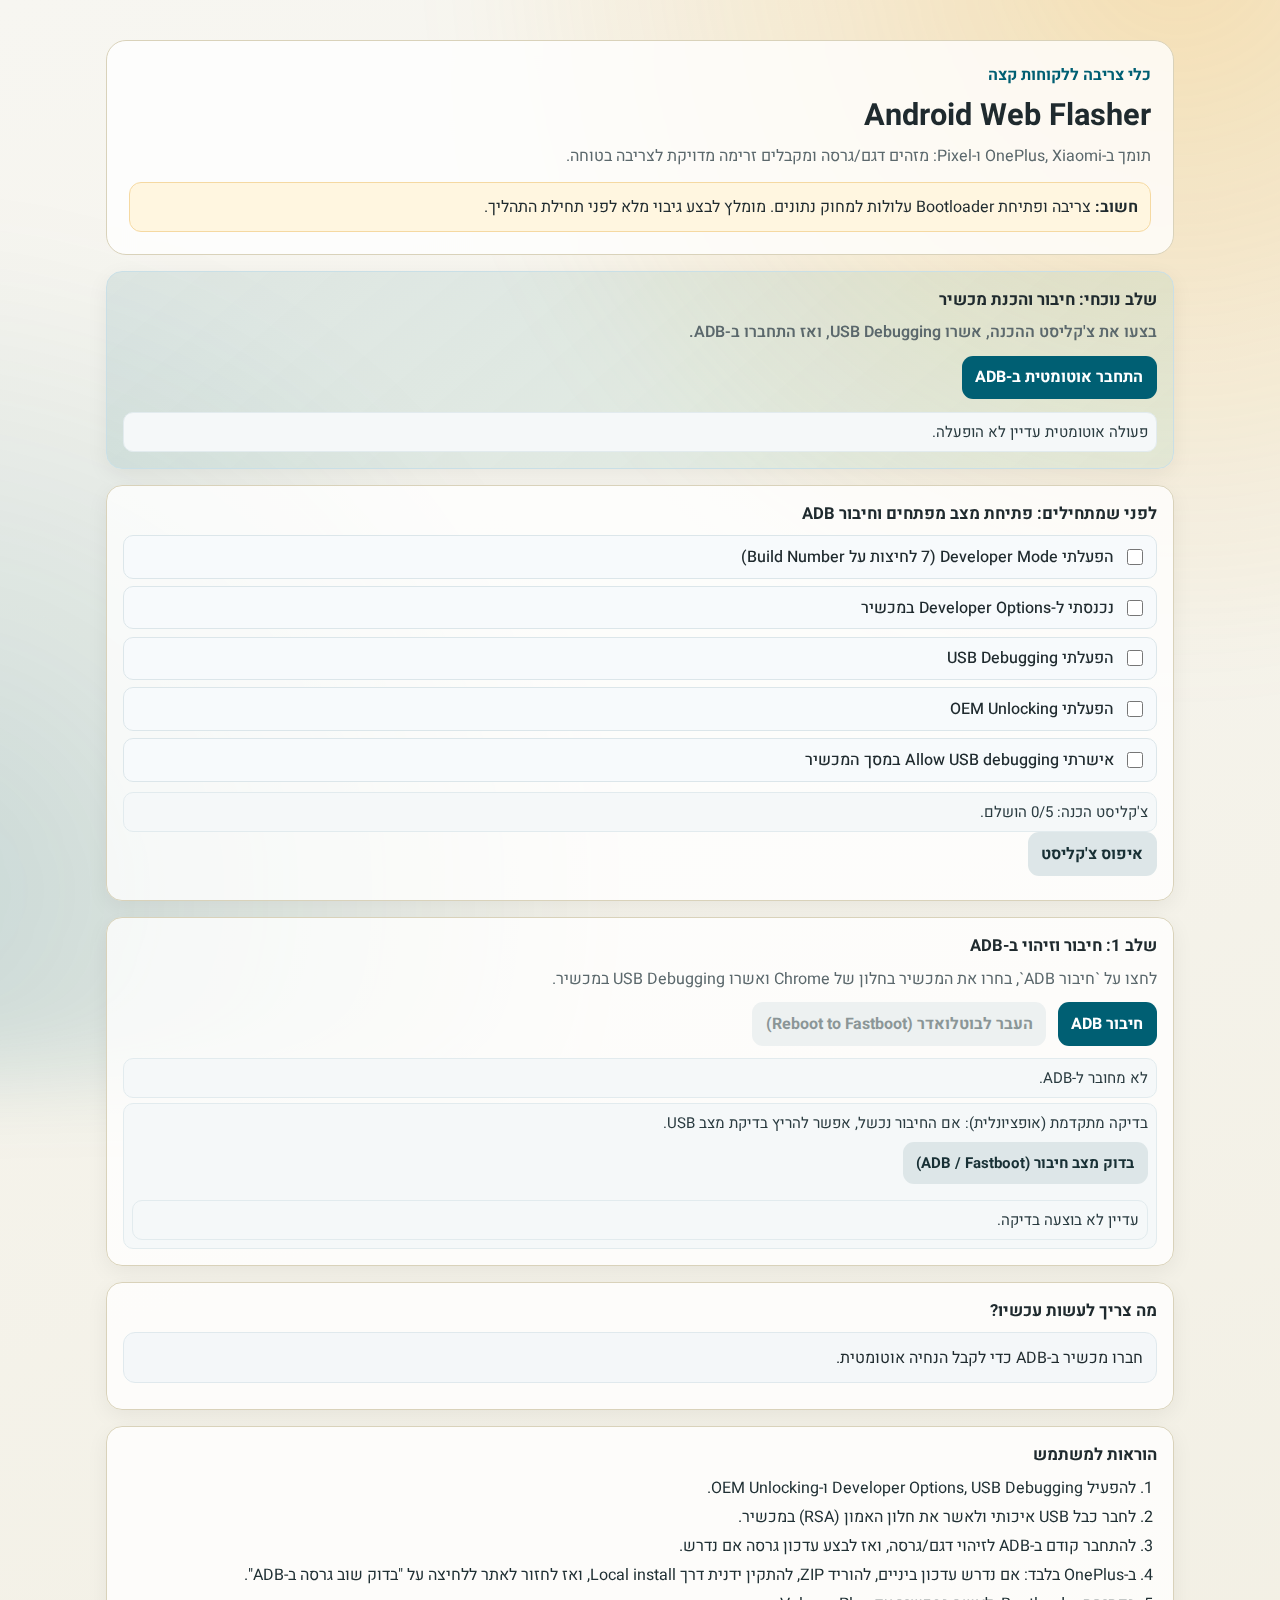
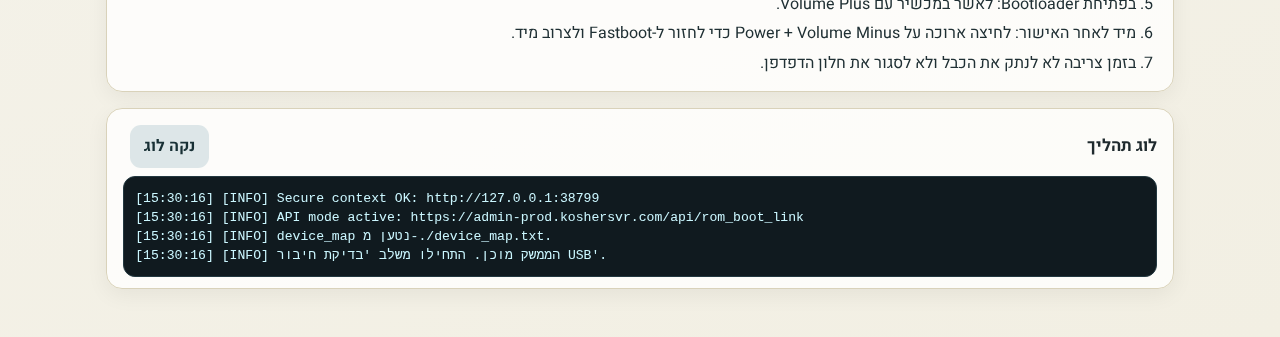
<file: web/index.html>
<!doctype html>
<html lang="he" dir="rtl">
  <head>
    <meta charset="UTF-8" />
    <meta name="viewport" content="width=device-width, initial-scale=1.0" />
    <title>Android Web Flasher</title>
    <link rel="preconnect" href="https://fonts.googleapis.com" />
    <link rel="preconnect" href="https://fonts.gstatic.com" crossorigin />
    <link href="https://fonts.googleapis.com/css2?family=Heebo:wght@400;500;700;800&display=swap" rel="stylesheet" />
    <link rel="stylesheet" href="./styles.css" />
  </head>
  <body>
    <div class="background-glow" aria-hidden="true"></div>

    <main class="layout">
      <header class="hero">
        <p class="kicker">כלי צריבה ללקוחות קצה</p>
        <h1>Android Web Flasher</h1>
        <p class="hero-subtitle">
          תומך ב-OnePlus, Xiaomi ו-Pixel: מזהים דגם/גרסה ומקבלים זרימה מדויקת לצריבה בטוחה.
        </p>
        <div class="hero-warning">
          <strong>חשוב:</strong>
          צריבה ופתיחת Bootloader עלולות למחוק נתונים. מומלץ לבצע גיבוי מלא לפני תחילת התהליך.
        </div>
      </header>

      <section class="panel stage-banner" id="panel-stage-banner">
        <h2 id="stage-title">שלב נוכחי: חיבור והכנת מכשיר</h2>
        <p id="stage-description">בצעו את צ'קליסט ההכנה ואז התחברו ב-ADB.</p>
        <button id="btn-auto-continue" class="btn">המשך אוטומטי לשלב הבא</button>
        <div id="auto-continue-status" class="status-line">פעולה אוטומטית עדיין לא הופעלה.</div>
      </section>

      <section class="panel" id="panel-preflight">
        <h2>לפני שמתחילים: פתיחת מצב מפתחים וחיבור ADB</h2>
        <div class="checklist-grid">
          <label class="check-item"><input id="pre-dev-mode" type="checkbox" /> הפעלתי Developer Mode (7 לחיצות על Build Number)</label>
          <label class="check-item"><input id="pre-dev-options" type="checkbox" /> נכנסתי ל-Developer Options במכשיר</label>
          <label class="check-item"><input id="pre-usb-debug" type="checkbox" /> הפעלתי USB Debugging</label>
          <label class="check-item"><input id="pre-oem-unlock" type="checkbox" /> הפעלתי OEM Unlocking</label>
          <label class="check-item"><input id="pre-rsa" type="checkbox" /> אישרתי Allow USB debugging במסך המכשיר</label>
        </div>
        <div id="preflight-status" class="status-line">צ'קליסט הכנה: 0/5 הושלם.</div>
        <button id="btn-preflight-reset" class="btn btn-secondary">איפוס צ'קליסט</button>
      </section>

      <section class="grid" id="panel-connect-grid">
        <article class="panel" id="panel-adb-connect">
          <h2>שלב 1: חיבור וזיהוי ב-ADB</h2>
          <p>לחצו על `חיבור ADB`, בחרו את המכשיר בחלון של Chrome ואשרו USB Debugging במכשיר.</p>
          <button id="btn-connect-adb" class="btn">חיבור ADB</button>
          <button id="btn-reboot-bootloader" class="btn btn-secondary" disabled>העבר לבוטלואדר (Reboot to Fastboot)</button>
          <div id="adb-status" class="status-line">לא מחובר ל-ADB.</div>
          <div class="status-line">
            בדיקה מתקדמת (אופציונלית): אם החיבור נכשל, אפשר להריץ בדיקת מצב USB.
            <div style="margin-top: 0.5rem;">
              <button id="btn-check-usb" class="btn btn-secondary">בדוק מצב חיבור (ADB / Fastboot)</button>
            </div>
            <div id="usb-status" class="status-line" style="margin-top: 0.5rem;">עדיין לא בוצעה בדיקה.</div>
          </div>
        </article>
      </section>

      <section class="panel" id="panel-device-details">
        <h2>זיהוי מכשיר</h2>
        <div class="kv-table" id="device-details">
          <div class="kv-row"><span>דגם:</span><strong id="device-model">-</strong></div>
          <div class="kv-row"><span>קוד מוצר:</span><strong id="device-product">-</strong></div>
          <div class="kv-row"><span>גרסה נוכחית:</span><strong id="device-version">-</strong></div>
          <div class="kv-row"><span>מספר סריאלי:</span><strong id="device-serial">-</strong></div>
        </div>
      </section>

      <section class="panel" id="action-panel">
        <h2>מה צריך לעשות עכשיו?</h2>
        <div id="recommended-action" class="action-message neutral">
          חברו מכשיר ב-ADB כדי לקבל הנחיה אוטומטית.
        </div>
        <a id="update-link" class="btn-link hidden" href="#" target="_blank" rel="noopener noreferrer">הורדת קובץ עדכון מומלץ</a>
        <a id="support-link" class="btn-link hidden" href="#" target="_blank" rel="noopener noreferrer">לקבוצת הצריבות בוואטסאפ</a>
      </section>

      <section class="panel" id="panel-update">
        <h2>שלב 2: עדכון גרסה ידני (OnePlus בלבד)</h2>
        <p>העדכון מתבצע ידנית במכשיר. הורידו את ה-ZIP המתאים, העתיקו אותו לטלפון, והתקינו דרך Local install.</p>
        <a id="btn-download-update" class="btn-link hidden" href="#" target="_blank" rel="noopener noreferrer">הורד ZIP עדכון</a>
        <a id="btn-open-update-guide" class="btn-link" href="./update-guide.html" target="_blank" rel="noopener noreferrer">פתח הוראות עדכון (צעד-אחר-צעד)</a>
        <button id="btn-recheck-update" class="btn">בדוק שוב גרסה ב-ADB</button>
        <div id="downloads-status" class="status-line">גרסת יעד תוצג כאן לאחר זיהוי המכשיר.</div>
        <div id="push-status" class="status-line">אחרי ההתקנה במכשיר: לחצו 'בדוק שוב גרסה ב-ADB'.</div>
        <div id="post-push-guide" class="status-line">
          במכשיר: Settings -> About device -> Version -> שלוש נקודות -> Local install.
        </div>

        <div class="hidden" aria-hidden="true">
        <button id="btn-pick-downloads" class="btn btn-secondary">בחר תיקיית הורדות</button>
        <button id="btn-find-update-zip" class="btn btn-secondary" disabled>חפש ZIP עדכון בתיקייה</button>
        <button id="btn-push-update-zip" class="btn" disabled>דחוף ZIP למכשיר (ADB push)</button>
        <button id="btn-mark-update-installed" class="btn btn-secondary" disabled>סיימתי להתקין עדכון במכשיר</button>
        <div class="progress-wrap hidden" id="push-progress-wrap">
          <div id="push-progress-bar"></div>
        </div>
        </div>
      </section>

      <section class="panel" id="panel-progress">
        <h2>התקדמות למכשיר</h2>
        <div class="kv-row"><span>סריאלי פעיל:</span><strong id="progress-serial">-</strong></div>
        <ol class="step-list">
          <li id="step-adb" class="step-item pending">1. זיהוי ADB ודגם/גרסה</li>
          <li id="step-update-pushed" class="step-item pending">2. הורדת קובץ עדכון לגרסה הנדרשת</li>
          <li id="step-update-installed" class="step-item pending">3. עדכון מקומי הושלם במכשיר</li>
          <li id="step-bootloader-unlocked" class="step-item pending">4. Bootloader נפתח ואושרה פעולה (Volume +)</li>
          <li id="step-flashed" class="step-item pending">5. צריבת init_boot הסתיימה</li>
        </ol>
      </section>

      <section class="grid two" id="panel-fastboot-flash-grid">
        <article class="panel" id="panel-fastboot">
          <h2>שלב 3: חיבור Fastboot</h2>
          <p>אפשר להעביר אוטומטית ל-Fastboot בלחיצה, או לעבור ידנית ואז להתחבר.</p>
          <button id="btn-reboot-bootloader-fastboot" class="btn btn-secondary" disabled>העבר עכשיו ל-Fastboot (ADB reboot bootloader)</button>
          <button id="btn-connect-fastboot" class="btn">חיבור Fastboot</button>
          <button id="btn-reboot-device-fastboot" class="btn btn-secondary" disabled>הפעל מחדש למערכת (Fastboot reboot)</button>
          <button id="btn-unlock" class="btn btn-danger" disabled>Bootloader Unlock (מוחק נתונים)</button>
          <div id="fastboot-status" class="status-line">לא מחובר ל-Fastboot.</div>
        </article>

        <article class="panel" id="panel-flash">
          <h2>שלב 4: צריבת init_boot</h2>
          <p>ברירת מחדל: צריבה אוטומטית מהקישור התואם שמוחזר מה-API.</p>
          <button id="btn-flash-auto" class="btn" disabled>צרוב אוטומטית מהמאגר</button>
          <details class="advanced-box">
            <summary>אפשרות מתקדמת: בחירת קובץ ידנית</summary>
            <label class="file-picker">
              <span>בחר קובץ IMG</span>
              <input id="flash-file" type="file" accept=".img" />
            </label>
            <button id="btn-flash" class="btn btn-secondary" disabled>צריבה ידנית</button>
          </details>
          <button id="btn-reboot-device" class="btn btn-secondary" disabled>הפעל מחדש את המכשיר</button>
          <div class="progress-wrap hidden" id="flash-progress-wrap">
            <div id="flash-progress-bar"></div>
          </div>
          <div id="flash-status" class="status-line">טרם בוצעה צריבה.</div>
        </article>
      </section>

      <section class="panel" id="panel-instructions">
        <h2>הוראות למשתמש</h2>
        <ol class="instructions">
          <li>להפעיל Developer Options, USB Debugging ו-OEM Unlocking.</li>
          <li>לחבר כבל USB איכותי ולאשר את חלון האמון (RSA) במכשיר.</li>
          <li>להתחבר קודם ב-ADB לזיהוי דגם/גרסה, ואז לבצע עדכון גרסה אם נדרש.</li>
          <li>ב-OnePlus בלבד: אם נדרש עדכון ביניים, להוריד ZIP, להתקין ידנית דרך Local install, ואז לחזור לאתר ללחיצה על "בדוק שוב גרסה ב-ADB".</li>
          <li>בפתיחת Bootloader: לאשר במכשיר עם Volume Plus.</li>
          <li>מיד לאחר האישור: לחיצה ארוכה על Power + Volume Minus כדי לחזור ל-Fastboot ולצרוב מיד.</li>
          <li>בזמן צריבה לא לנתק את הכבל ולא לסגור את חלון הדפדפן.</li>
        </ol>
      </section>

      <section class="panel logs-panel">
        <div class="logs-header">
          <h2>לוג תהליך</h2>
          <button id="btn-clear-log" class="btn btn-secondary">נקה לוג</button>
        </div>
        <pre id="log-output" class="log-output" aria-live="polite"></pre>
      </section>
    </main>

    <script type="module" src="./app.js"></script>
  </body>
</html>
</file>
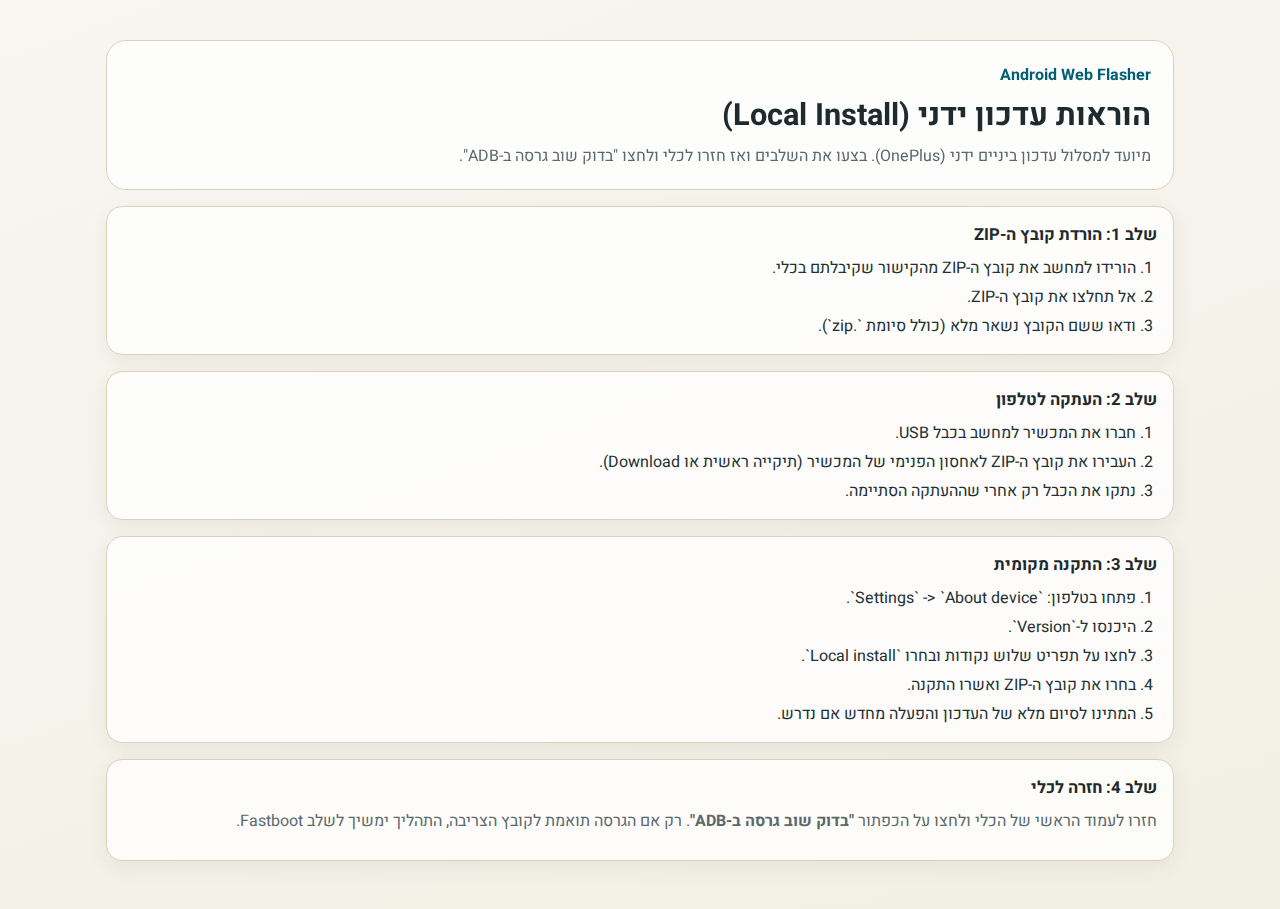
<file: web/update-guide.html>
<!doctype html>
<html lang="he" dir="rtl">
  <head>
    <meta charset="UTF-8" />
    <meta name="viewport" content="width=device-width, initial-scale=1.0" />
    <title>הוראות עדכון ידני</title>
    <link rel="preconnect" href="https://fonts.googleapis.com" />
    <link rel="preconnect" href="https://fonts.gstatic.com" crossorigin />
    <link href="https://fonts.googleapis.com/css2?family=Heebo:wght@400;500;700;800&display=swap" rel="stylesheet" />
    <link rel="stylesheet" href="./styles.css" />
  </head>
  <body>
    <main class="layout">
      <header class="hero">
        <p class="kicker">Android Web Flasher</p>
        <h1>הוראות עדכון ידני (Local Install)</h1>
        <p class="hero-subtitle">
          מיועד למסלול עדכון ביניים ידני (OnePlus). בצעו את השלבים ואז חזרו לכלי ולחצו "בדוק שוב גרסה ב-ADB".
        </p>
      </header>

      <section class="panel">
        <h2>שלב 1: הורדת קובץ ה-ZIP</h2>
        <ol class="instructions">
          <li>הורידו למחשב את קובץ ה-ZIP מהקישור שקיבלתם בכלי.</li>
          <li>אל תחלצו את קובץ ה-ZIP.</li>
          <li>ודאו ששם הקובץ נשאר מלא (כולל סיומת `.zip`).</li>
        </ol>
      </section>

      <section class="panel">
        <h2>שלב 2: העתקה לטלפון</h2>
        <ol class="instructions">
          <li>חברו את המכשיר למחשב בכבל USB.</li>
          <li>העבירו את קובץ ה-ZIP לאחסון הפנימי של המכשיר (תיקייה ראשית או Download).</li>
          <li>נתקו את הכבל רק אחרי שההעתקה הסתיימה.</li>
        </ol>
      </section>

      <section class="panel">
        <h2>שלב 3: התקנה מקומית</h2>
        <ol class="instructions">
          <li>פתחו בטלפון: `Settings` -> `About device`.</li>
          <li>היכנסו ל-`Version`.</li>
          <li>לחצו על תפריט שלוש נקודות ובחרו `Local install`.</li>
          <li>בחרו את קובץ ה-ZIP ואשרו התקנה.</li>
          <li>המתינו לסיום מלא של העדכון והפעלה מחדש אם נדרש.</li>
        </ol>
      </section>

      <section class="panel">
        <h2>שלב 4: חזרה לכלי</h2>
        <p>
          חזרו לעמוד הראשי של הכלי ולחצו על הכפתור <strong>"בדוק שוב גרסה ב-ADB"</strong>.
          רק אם הגרסה תואמת לקובץ הצריבה, התהליך ימשיך לשלב Fastboot.
        </p>
      </section>
    </main>
  </body>
</html>
</file>
<file: web/styles.css>
:root {
  --bg-0: #f7f6f1;
  --bg-1: #f2efe3;
  --panel: rgba(255, 255, 255, 0.78);
  --border: #d9d2ba;
  --text: #1f2a2e;
  --muted: #5b686c;
  --primary: #005f73;
  --primary-strong: #004b5c;
  --danger: #ae2012;
  --success: #1f7a1f;
  --warning: #9b5a00;
}

* {
  box-sizing: border-box;
}

html,
body {
  margin: 0;
  min-height: 100%;
  font-family: "Heebo", "Segoe UI", sans-serif;
  color: var(--text);
  background: linear-gradient(160deg, var(--bg-0), var(--bg-1));
}

.background-glow {
  position: fixed;
  inset: -20%;
  background:
    radial-gradient(circle at 80% 10%, rgba(238, 155, 0, 0.25), transparent 40%),
    radial-gradient(circle at 10% 85%, rgba(0, 95, 115, 0.18), transparent 35%);
  filter: blur(40px);
  pointer-events: none;
  z-index: 0;
}

.layout {
  position: relative;
  z-index: 1;
  max-width: 1100px;
  margin: 0 auto;
  padding: 2.5rem 1rem 3rem;
  display: grid;
  gap: 1rem;
}

.hero {
  background: var(--panel);
  border: 1px solid var(--border);
  border-radius: 20px;
  padding: 1.35rem;
  backdrop-filter: blur(6px);
}

.kicker {
  margin: 0;
  color: var(--primary);
  font-weight: 700;
}

.hero h1 {
  margin: 0.4rem 0 0.35rem;
  font-size: clamp(1.4rem, 2.4vw, 2.1rem);
}

.hero-subtitle {
  margin: 0;
  color: var(--muted);
}

.hero-warning {
  margin-top: 0.9rem;
  padding: 0.75rem;
  border-radius: 12px;
  background: #fff6e0;
  border: 1px solid #f5d9a2;
}

.grid {
  display: grid;
  gap: 1rem;
}

.grid.two {
  grid-template-columns: repeat(2, minmax(0, 1fr));
}

.panel {
  background: var(--panel);
  border: 1px solid var(--border);
  border-radius: 16px;
  padding: 1rem;
  box-shadow: 0 6px 22px rgba(20, 23, 25, 0.06);
}

.panel h2 {
  margin: 0 0 0.55rem;
  font-size: 1.04rem;
}

.stage-banner {
  border-color: #c9dfe6;
  background: linear-gradient(140deg, rgba(0, 95, 115, 0.1), rgba(148, 210, 189, 0.18));
}

.stage-banner p {
  margin: 0;
  font-weight: 600;
  color: #11343d;
}

.panel p {
  margin: 0 0 0.7rem;
  color: var(--muted);
}

.btn,
.btn-link {
  display: inline-flex;
  align-items: center;
  justify-content: center;
  border: 0;
  border-radius: 11px;
  padding: 0.62rem 0.86rem;
  margin-inline-start: 0;
  margin-inline-end: 0.45rem;
  margin-bottom: 0.5rem;
  font: inherit;
  font-weight: 700;
  text-decoration: none;
  cursor: pointer;
  transition: transform 120ms ease, opacity 120ms ease, background-color 120ms ease;
  background: var(--primary);
  color: #fff;
}

.btn:hover,
.btn-link:hover {
  transform: translateY(-1px);
}

.btn:disabled {
  opacity: 0.5;
  cursor: not-allowed;
  transform: none;
}

.btn-secondary {
  background: #dde6e8;
  color: #183035;
}

.btn-danger {
  background: var(--danger);
}

.btn-link {
  background: #f0f9ff;
  color: #004b5c;
  border: 1px solid #caebff;
}

.status-line {
  margin-top: 0.3rem;
  padding: 0.5rem;
  border-radius: 10px;
  background: #f5f8f9;
  border: 1px solid #e2ebee;
  color: #2a3b40;
  font-size: 0.94rem;
}

.kv-table {
  display: grid;
  gap: 0.44rem;
}

.kv-row {
  display: flex;
  justify-content: space-between;
  gap: 0.8rem;
  padding: 0.5rem 0.65rem;
  border-radius: 10px;
  background: #f8fafb;
  border: 1px solid #ecf2f4;
}

.kv-row span {
  color: var(--muted);
}

.action-message {
  border-radius: 12px;
  padding: 0.8rem;
  border: 1px solid transparent;
  margin-bottom: 0.6rem;
}

.action-message.neutral {
  background: #f4f7f9;
  border-color: #e0e9ed;
}

.action-message.success {
  background: #ecf9ef;
  border-color: #bfe5c6;
  color: #114d1f;
}

.action-message.warning {
  background: #fff6e8;
  border-color: #f2d6a8;
  color: #734300;
}

.action-message.error {
  background: #fdeeed;
  border-color: #f3c8c3;
  color: #7b1f16;
}

.file-picker {
  display: grid;
  gap: 0.4rem;
  margin-bottom: 0.5rem;
}

.file-picker span {
  color: var(--muted);
}

.file-picker input {
  width: 100%;
}

.advanced-box {
  margin: 0.5rem 0;
  padding: 0.35rem 0.5rem;
  border-radius: 10px;
  border: 1px dashed #c7d8de;
  background: #f7fbfd;
}

.advanced-box summary {
  cursor: pointer;
  font-weight: 700;
  color: #1f4a55;
}

.progress-wrap {
  height: 11px;
  width: 100%;
  border-radius: 999px;
  overflow: hidden;
  background: #d9e7ec;
  margin: 0.4rem 0;
}

#flash-progress-bar {
  height: 100%;
  width: 0%;
  background: linear-gradient(90deg, #0a9396, #ee9b00);
  transition: width 160ms linear;
}

#push-progress-bar {
  height: 100%;
  width: 0%;
  background: linear-gradient(90deg, #005f73, #94d2bd);
  transition: width 160ms linear;
}

.instructions {
  margin: 0;
  padding-inline-start: 1.3rem;
  color: #203034;
  display: grid;
  gap: 0.32rem;
}

.checklist-grid {
  display: grid;
  gap: 0.45rem;
  margin-bottom: 0.65rem;
}

.check-item {
  display: flex;
  align-items: center;
  gap: 0.55rem;
  border: 1px solid #dce6ea;
  background: #f7fafc;
  border-radius: 10px;
  padding: 0.55rem 0.65rem;
  font-weight: 500;
}

.check-item input[type="checkbox"] {
  inline-size: 1rem;
  block-size: 1rem;
  accent-color: #005f73;
}

.step-list {
  margin: 0.75rem 0 0;
  padding-inline-start: 1.3rem;
  display: grid;
  gap: 0.45rem;
}

.step-item {
  padding: 0.45rem 0.55rem;
  border-radius: 10px;
  border: 1px solid #e0e9ed;
  background: #f6f9fb;
  color: #355159;
}

.step-item.pending {
  border-color: #e0e9ed;
  background: #f6f9fb;
  color: #355159;
}

.step-item.current {
  border-color: #f2d6a8;
  background: #fff6e8;
  color: #734300;
}

.step-item.done {
  border-color: #bfe5c6;
  background: #ecf9ef;
  color: #114d1f;
}

.logs-panel {
  padding-bottom: 0.7rem;
}

.logs-header {
  display: flex;
  align-items: center;
  justify-content: space-between;
  gap: 0.7rem;
}

.log-output {
  margin: 0;
  max-height: 300px;
  overflow: auto;
  background: #101a1f;
  color: #cbf7ff;
  border-radius: 12px;
  border: 1px solid #233840;
  padding: 0.7rem;
  direction: ltr;
  text-align: left;
  font-family: "SFMono-Regular", Menlo, Consolas, monospace;
  font-size: 0.82rem;
  line-height: 1.45;
}

.hidden {
  display: none !important;
}

@media (max-width: 900px) {
  .grid.two {
    grid-template-columns: 1fr;
  }

  .layout {
    padding: 1rem 0.75rem 2rem;
  }
}
</file>
